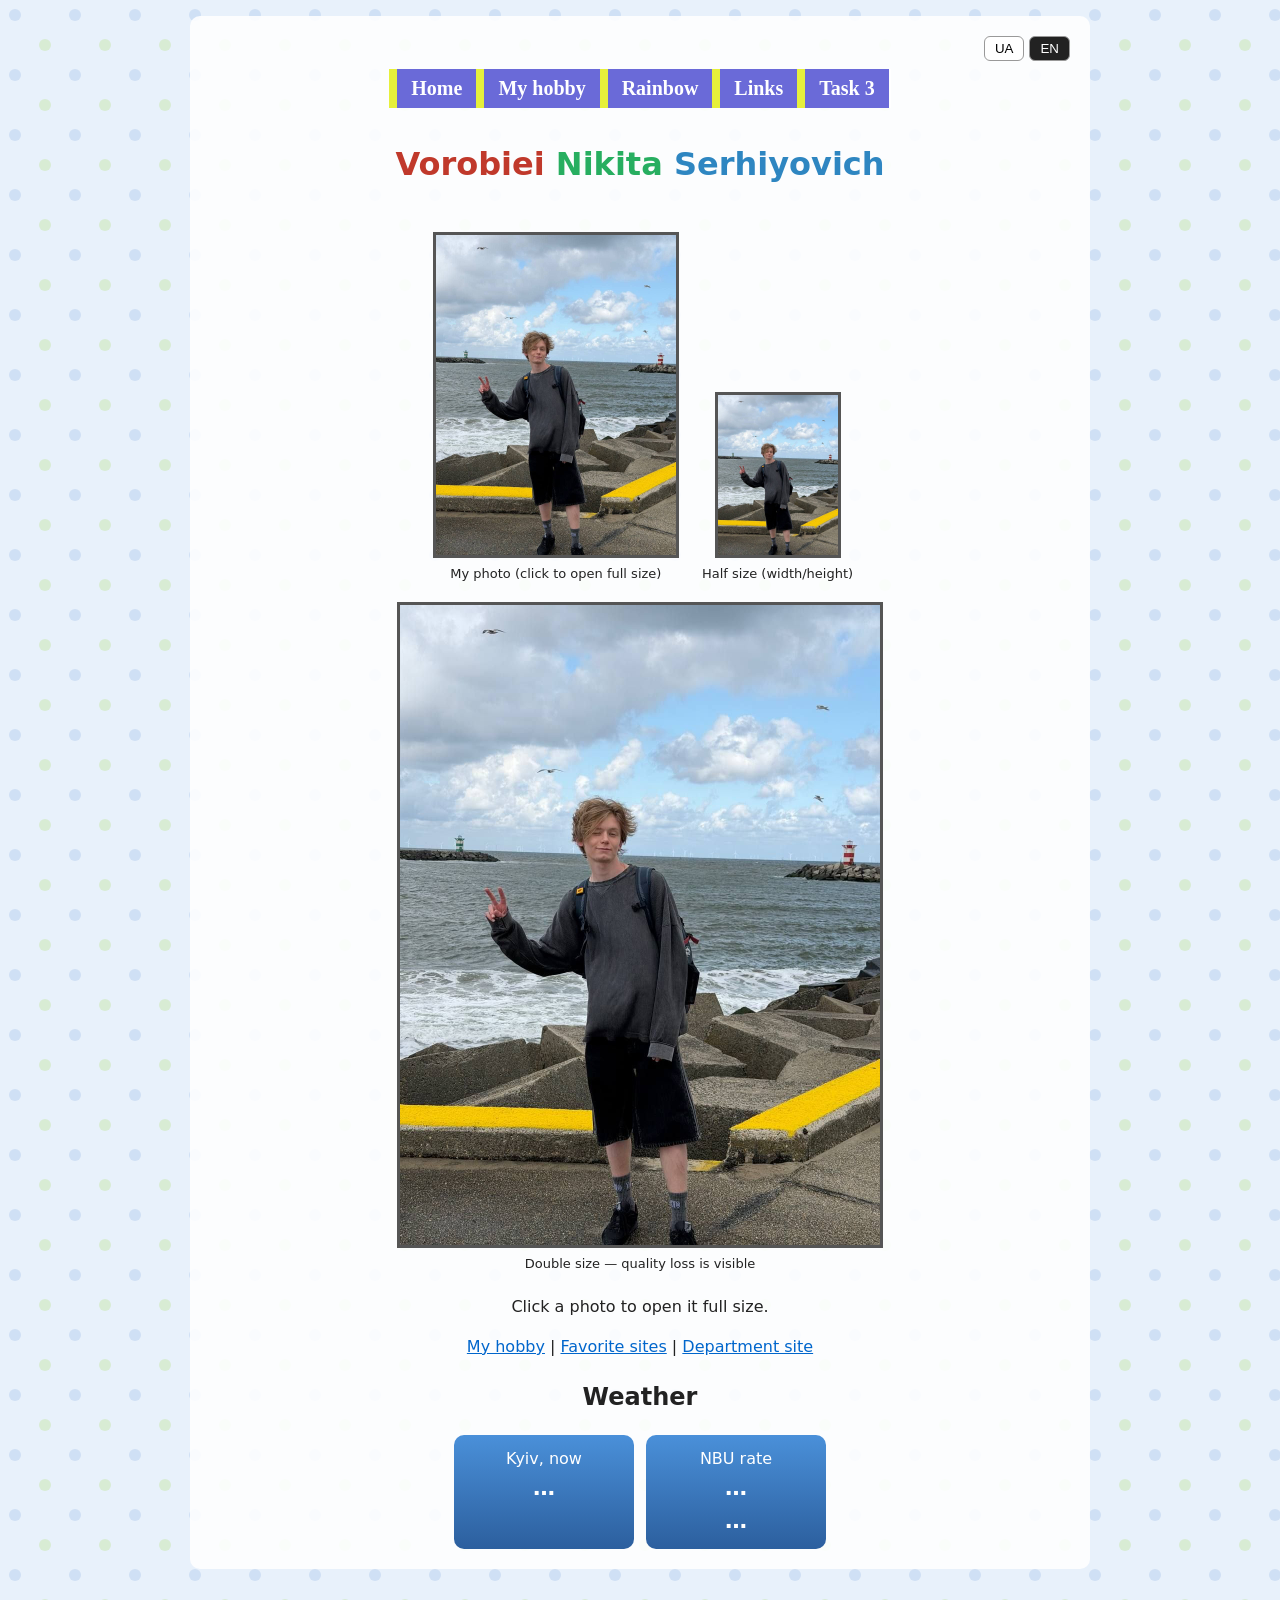
<file: index.html>
<!doctype html>
<html lang="uk">
<head>
<meta charset="utf-8">
<meta name="viewport" content="width=device-width, initial-scale=1">
<title>Моя перша сторінка</title>
<link rel="stylesheet" href="style.css">
<style>
  .fio { font-size: 32px; font-weight: bold; text-align: center; }
  .photo { text-align: center; }
  .informer { display: flex; justify-content: center; gap: 12px; flex-wrap: wrap; }
  .informer div { background: linear-gradient(#4a90d9, #2c5f9e); color: #fff; border-radius: 10px; padding: 12px 20px; text-align: center; min-width: 140px; }
  .informer b { font-size: 22px; }
  .photo figure { display: inline-block; vertical-align: bottom; margin: 6px; font-size: 13px; }
  .photo img { border: 3px solid #555; margin: 6px; vertical-align: bottom; max-width: 100%; height: auto; }
</style>
</head>
<body>
<main>
  <div class="lang"><button data-lang="uk">UA</button> <button data-lang="en">EN</button></div>

  <!-- Task 3.4: navigation menu as a table, :hover highlight in style.css -->
  <table class="menu">
    <tr>
      <td><a href="index.html"><span class="uk">Головна</span><span class="en">Home</span></a></td>
      <td><a href="hobby.html"><span class="uk">Моє хобі</span><span class="en">My hobby</span></a></td>
      <td><a href="rainbow.html"><span class="uk">Веселка</span><span class="en">Rainbow</span></a></td>
      <td><a href="links.html"><span class="uk">Посилання</span><span class="en">Links</span></a></td>
      <td><a href="task3.html"><span class="uk">Завдання 3</span><span class="en">Task 3</span></a></td>
    </tr>
  </table>

  <!-- Task 1: name in different colors -->
  <p class="fio">
    <span style="color: #c0392b;">Vorobiei</span>
    <span style="color: #27ae60;">Nikita</span>
    <span style="color: #2e86c1;">Serhiyovich</span>
  </p>

  <!-- Task 2: photo; normal 240x320, half 120x160, double 480x640; click opens full size -->
  <div class="photo">
    <figure>
      <a href="photo.jpg" target="_blank"><img src="photo.jpg" width="240" height="320" alt="Моє фото"></a>
      <figcaption><span class="uk">Моє фото (натисніть — відкриється в повному розмірі)</span><span class="en">My photo (click to open full size)</span></figcaption>
    </figure>
    <figure>
      <a href="photo.jpg" target="_blank"><img src="photo.jpg" width="120" height="160" alt="Моє фото, зменшене в 2 рази"></a>
      <figcaption><span class="uk">Зменшено в 2 рази (width/height)</span><span class="en">Half size (width/height)</span></figcaption>
    </figure>
    <figure>
      <a href="photo.jpg" target="_blank"><img src="photo.jpg" width="480" height="640" alt="Моє фото, збільшене в 2 рази"></a>
      <figcaption><span class="uk">Збільшено в 2 рази — видно втрату якості</span><span class="en">Double size — quality loss is visible</span></figcaption>
    </figure>
    <p><span class="uk">Натисніть на фото, щоб відкрити його в повному розмірі.</span><span class="en">Click a photo to open it full size.</span></p>
  </div>

  <!-- Task 2: links -->
  <p style="text-align: center;">
    <a href="hobby.html"><span class="uk">Моє хобі</span><span class="en">My hobby</span></a> |
    <a href="links.html"><span class="uk">Улюблені сайти</span><span class="en">Favorite sites</span></a> |
    <a href="https://ivt.kpi.ua/" target="_blank"><span class="uk">Сайт відділу</span><span class="en">Department site</span></a>
  </p>

  <!-- Task 2: web informer (weather) -->
  <h2><span class="uk">Погода</span><span class="en">Weather</span></h2>
  <!-- Informer: live weather (Open-Meteo) and exchange rates (National Bank of Ukraine) -->
  <div class="informer">
    <div><span class="uk">Київ, зараз</span><span class="en">Kyiv, now</span><br><b id="temp">…</b><br><small id="wind"></small></div>
    <div><span class="uk">Курс НБУ</span><span class="en">NBU rate</span><br><b id="usd">…</b><br><b id="eur">…</b></div>
  </div>
  <script>
    fetch("https://api.open-meteo.com/v1/forecast?latitude=50.45&longitude=30.52&current=temperature_2m,wind_speed_10m")
      .then(r => r.json()).then(d => {
        document.getElementById("temp").textContent = Math.round(d.current.temperature_2m) + " °C";
        document.getElementById("wind").textContent = "💨 " + Math.round(d.current.wind_speed_10m) + " km/h";
      });
    fetch("https://bank.gov.ua/NBUStatService/v1/statdirectory/exchange?json")
      .then(r => r.json()).then(list => {
        for (const c of list) {
          if (c.cc === "USD") document.getElementById("usd").textContent = "$ " + c.rate.toFixed(2) + " ₴";
          if (c.cc === "EUR") document.getElementById("eur").textContent = "€ " + c.rate.toFixed(2) + " ₴";
        }
      });
  </script>
</main>
<script src="lang.js"></script>
</body>
</html>
</file>
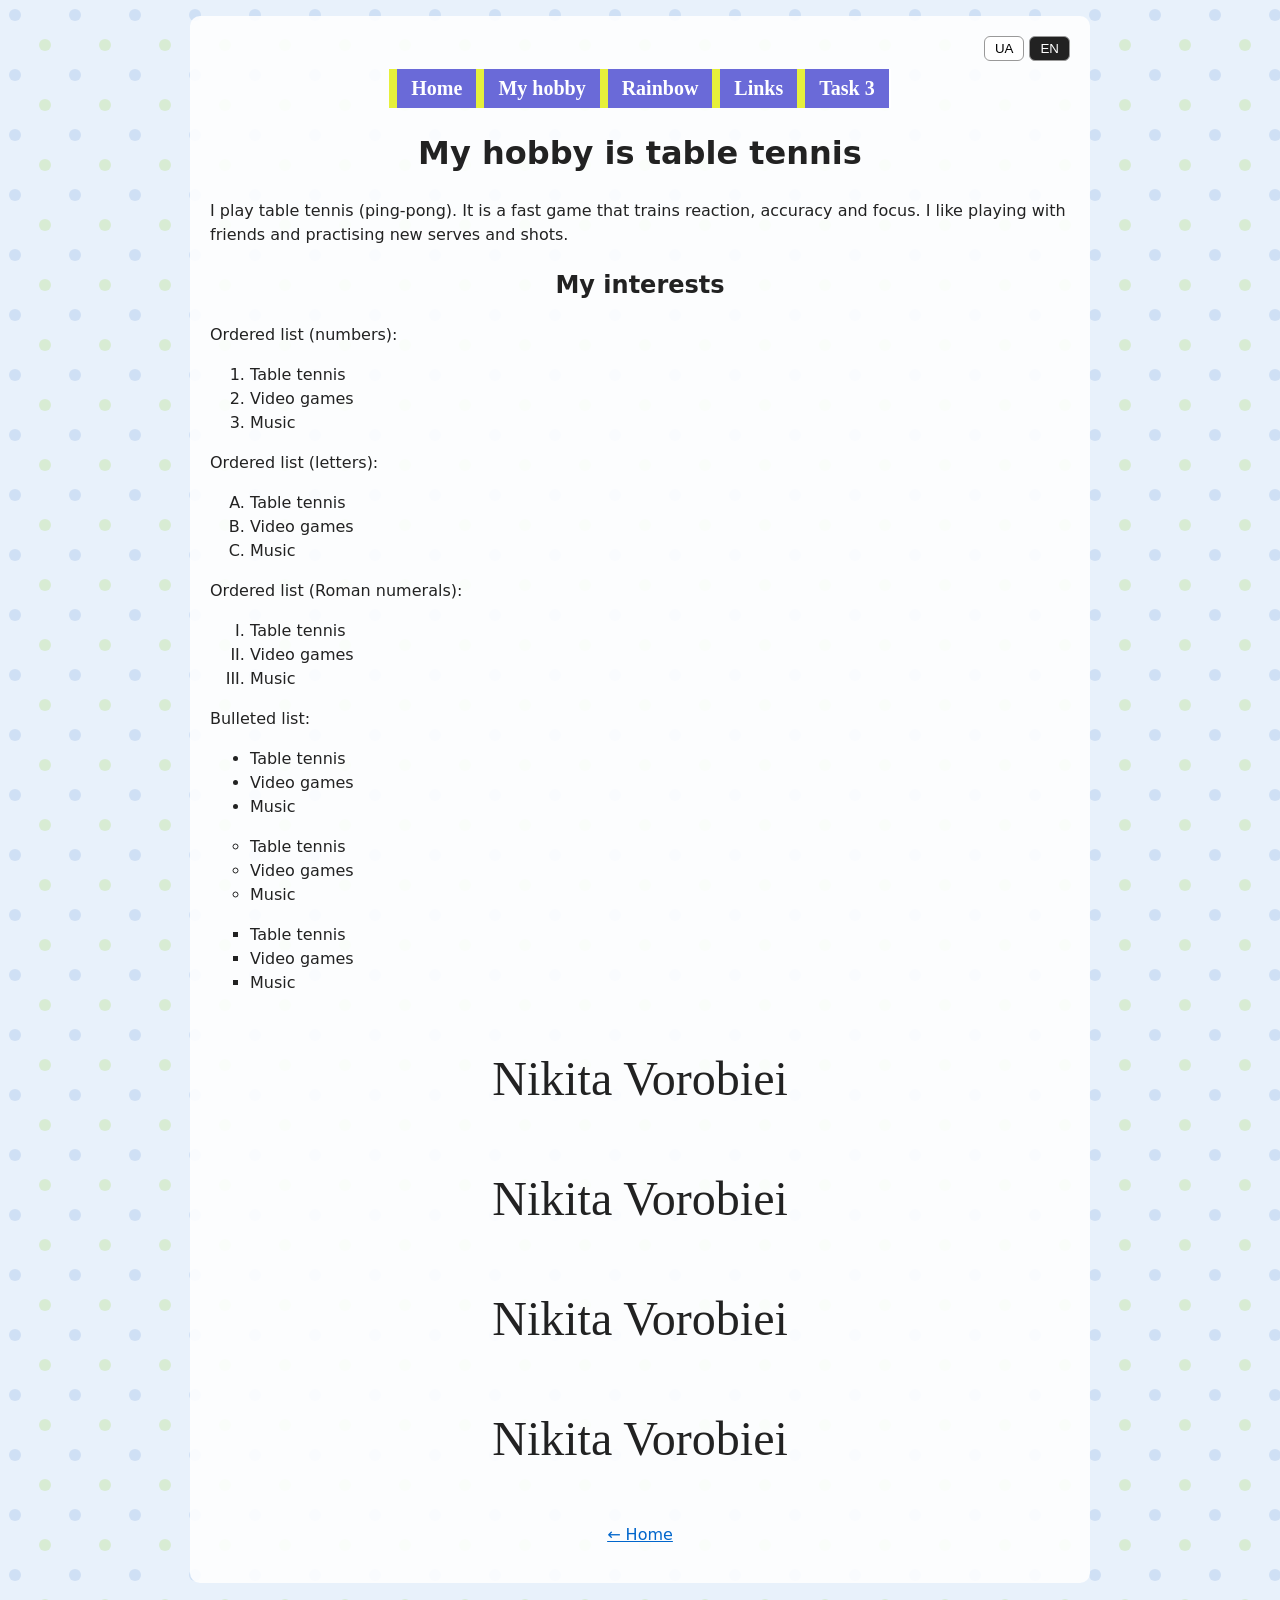
<file: hobby.html>
<!doctype html>
<html lang="uk">
<head>
<meta charset="utf-8">
<meta name="viewport" content="width=device-width, initial-scale=1">
<title>Hobby</title>
<link rel="stylesheet" href="style.css">
</head>
<body>
<main>
  <div class="lang"><button data-lang="uk">UA</button> <button data-lang="en">EN</button></div>

  <!-- Task 3.4: navigation menu as a table, :hover highlight in style.css -->
  <table class="menu">
    <tr>
      <td><a href="index.html"><span class="uk">Головна</span><span class="en">Home</span></a></td>
      <td><a href="hobby.html"><span class="uk">Моє хобі</span><span class="en">My hobby</span></a></td>
      <td><a href="rainbow.html"><span class="uk">Веселка</span><span class="en">Rainbow</span></a></td>
      <td><a href="links.html"><span class="uk">Посилання</span><span class="en">Links</span></a></td>
      <td><a href="task3.html"><span class="uk">Завдання 3</span><span class="en">Task 3</span></a></td>
    </tr>
  </table>

  <h1 align="center"><span class="uk">Моє хобі — настільний теніс</span><span class="en">My hobby is table tennis</span></h1>
  <p class="uk">Я граю в настільний теніс (пінг-понг). Це швидка гра, яка тренує реакцію, точність і витримку. Мені подобається грати з друзями й відпрацьовувати нові подачі та удари.</p>
  <p class="en">I play table tennis (ping-pong). It is a fast game that trains reaction, accuracy and focus. I like playing with friends and practising new serves and shots.</p>

  <h2><span class="uk">Мої інтереси</span><span class="en">My interests</span></h2>

  <p><span class="uk">Нумерований список (цифри):</span><span class="en">Ordered list (numbers):</span></p>
  <ol type="1">
    <li><span class="uk">Настільний теніс</span><span class="en">Table tennis</span></li>
    <li><span class="uk">Комп'ютерні ігри</span><span class="en">Video games</span></li>
    <li><span class="uk">Музика</span><span class="en">Music</span></li>
  </ol>

  <p><span class="uk">Нумерований список (літери):</span><span class="en">Ordered list (letters):</span></p>
  <ol type="A">
    <li><span class="uk">Настільний теніс</span><span class="en">Table tennis</span></li>
    <li><span class="uk">Комп'ютерні ігри</span><span class="en">Video games</span></li>
    <li><span class="uk">Музика</span><span class="en">Music</span></li>
  </ol>

  <p><span class="uk">Нумерований список (римські цифри):</span><span class="en">Ordered list (Roman numerals):</span></p>
  <ol type="I">
    <li><span class="uk">Настільний теніс</span><span class="en">Table tennis</span></li>
    <li><span class="uk">Комп'ютерні ігри</span><span class="en">Video games</span></li>
    <li><span class="uk">Музика</span><span class="en">Music</span></li>
  </ol>

  <p><span class="uk">Маркований список:</span><span class="en">Bulleted list:</span></p>
  <ul type="disc">
    <li><span class="uk">Настільний теніс</span><span class="en">Table tennis</span></li>
    <li><span class="uk">Комп'ютерні ігри</span><span class="en">Video games</span></li>
    <li><span class="uk">Музика</span><span class="en">Music</span></li>
  </ul>
  <ul type="circle">
    <li><span class="uk">Настільний теніс</span><span class="en">Table tennis</span></li>
    <li><span class="uk">Комп'ютерні ігри</span><span class="en">Video games</span></li>
    <li><span class="uk">Музика</span><span class="en">Music</span></li>
  </ul>
  <ul type="square">
    <li><span class="uk">Настільний теніс</span><span class="en">Table tennis</span></li>
    <li><span class="uk">Комп'ютерні ігри</span><span class="en">Video games</span></li>
    <li><span class="uk">Музика</span><span class="en">Music</span></li>
  </ul>

  <!-- Task 1: Wingdings and Webdings (work only where these fonts are installed, e.g. Windows) -->
  <p style="font-family: Wingdings; font-size: 48px; text-align: center;">Nikita Vorobiei</p>
  <p style="font-family: 'Wingdings 2'; font-size: 48px; text-align: center;">Nikita Vorobiei</p>
  <p style="font-family: 'Wingdings 3'; font-size: 48px; text-align: center;">Nikita Vorobiei</p>
  <p style="font-family: Webdings; font-size: 48px; text-align: center;">Nikita Vorobiei</p>

  <p style="text-align: center;"><a href="index.html"><span class="uk">← На головну</span><span class="en">← Home</span></a></p>
</main>
<script src="lang.js"></script>
</body>
</html>
</file>
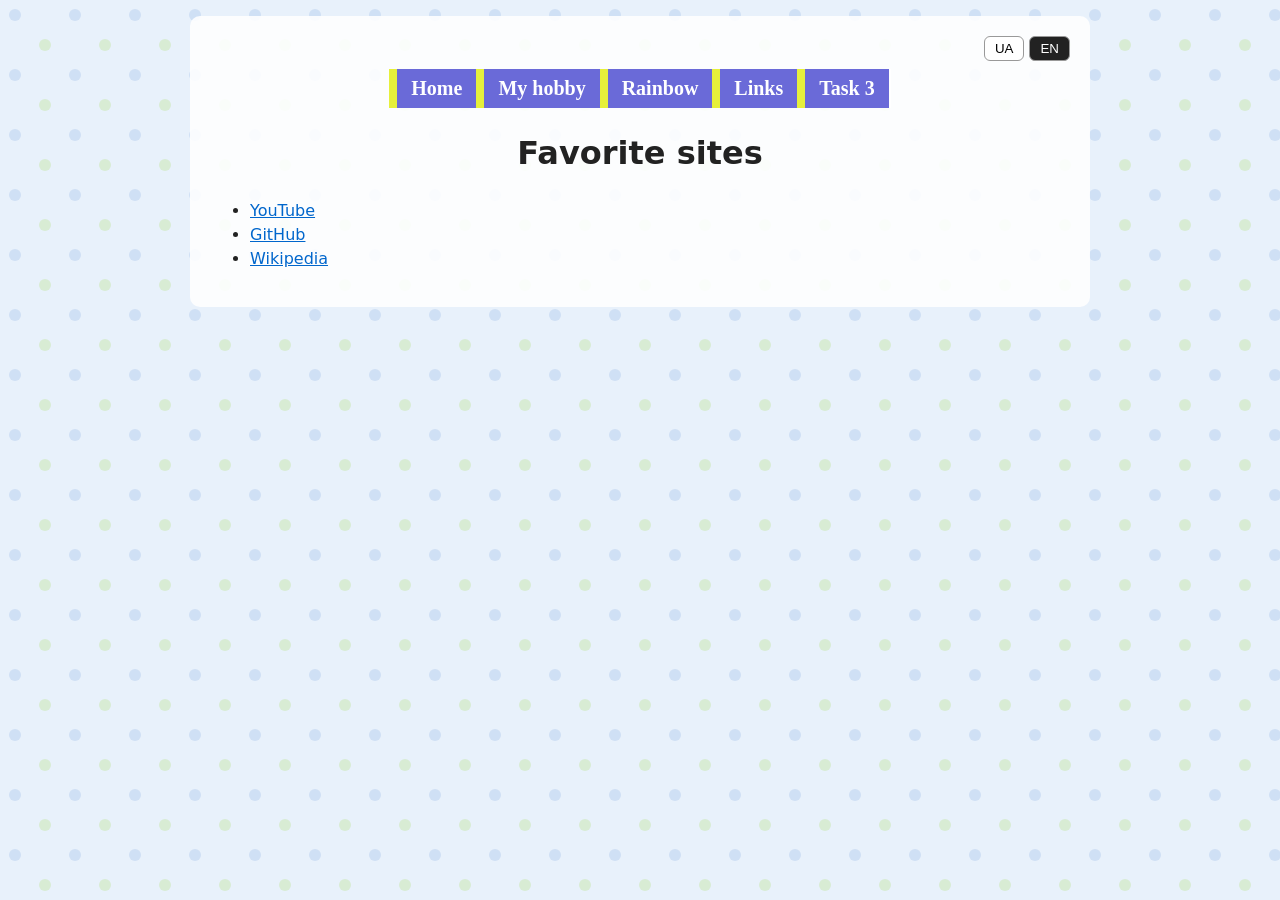
<file: links.html>
<!doctype html>
<html lang="uk">
<head>
<meta charset="utf-8">
<meta name="viewport" content="width=device-width, initial-scale=1">
<title>Links</title>
<link rel="stylesheet" href="style.css">
</head>
<body>
<main>
  <div class="lang"><button data-lang="uk">UA</button> <button data-lang="en">EN</button></div>

  <!-- Task 3.4: navigation menu as a table, :hover highlight in style.css -->
  <table class="menu">
    <tr>
      <td><a href="index.html"><span class="uk">Головна</span><span class="en">Home</span></a></td>
      <td><a href="hobby.html"><span class="uk">Моє хобі</span><span class="en">My hobby</span></a></td>
      <td><a href="rainbow.html"><span class="uk">Веселка</span><span class="en">Rainbow</span></a></td>
      <td><a href="links.html"><span class="uk">Посилання</span><span class="en">Links</span></a></td>
      <td><a href="task3.html"><span class="uk">Завдання 3</span><span class="en">Task 3</span></a></td>
    </tr>
  </table>

  <h1><span class="uk">Улюблені сайти</span><span class="en">Favorite sites</span></h1>
  <ul>
    <li><a href="https://www.youtube.com" target="_blank">YouTube</a></li>
    <li><a href="https://github.com" target="_blank">GitHub</a></li>
    <li><a href="https://uk.wikipedia.org" target="_blank"><span class="uk">Вікіпедія</span><span class="en">Wikipedia</span></a></li>
  </ul>
</main>
<script src="lang.js"></script>
</body>
</html>
</file>
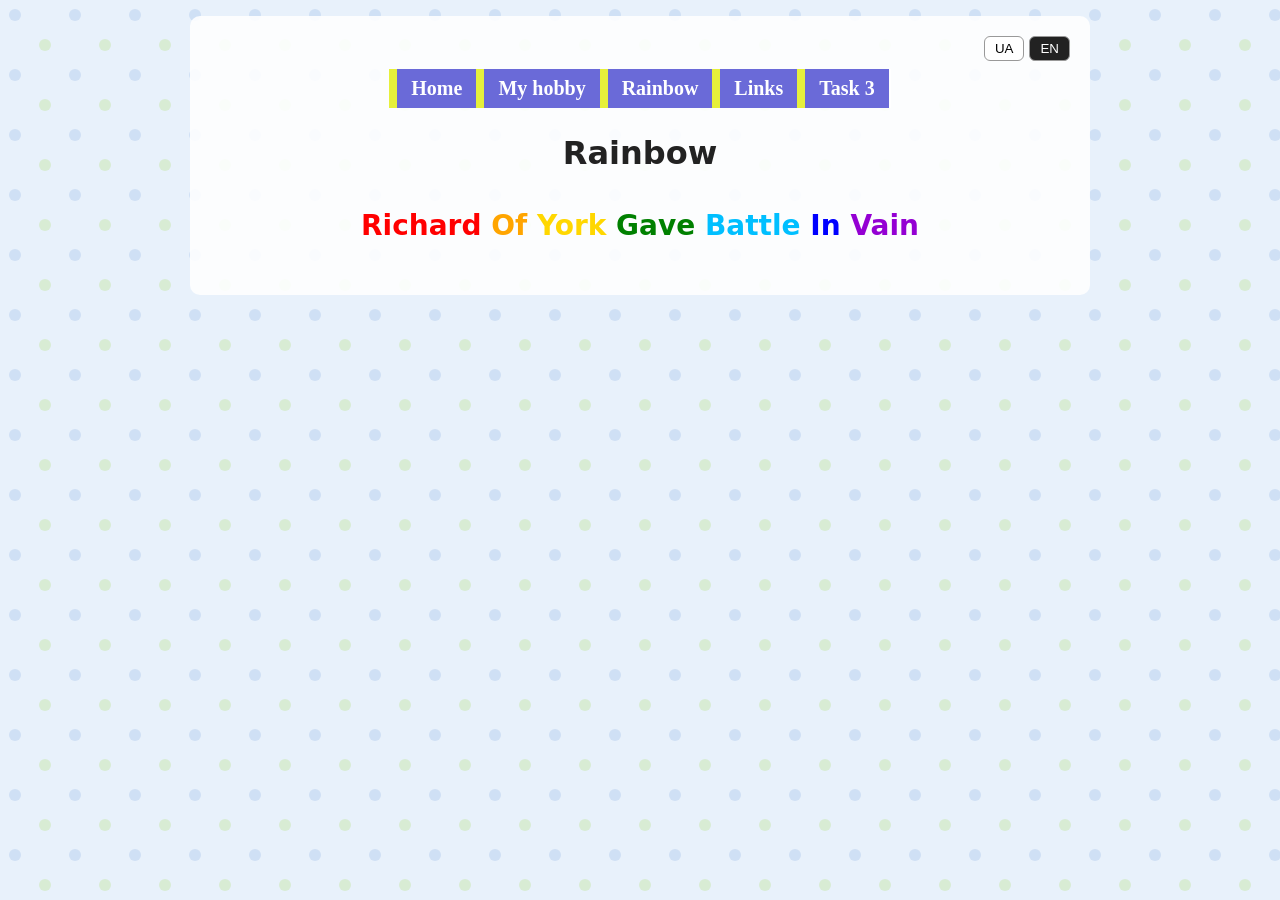
<file: rainbow.html>
<!doctype html>
<html lang="uk">
<head>
<meta charset="utf-8">
<meta name="viewport" content="width=device-width, initial-scale=1">
<title>Веселка</title>
<link rel="stylesheet" href="style.css">
</head>
<body>
<main>
  <div class="lang"><button data-lang="uk">UA</button> <button data-lang="en">EN</button></div>

  <!-- Task 3.4: navigation menu as a table, :hover highlight in style.css -->
  <table class="menu">
    <tr>
      <td><a href="index.html"><span class="uk">Головна</span><span class="en">Home</span></a></td>
      <td><a href="hobby.html"><span class="uk">Моє хобі</span><span class="en">My hobby</span></a></td>
      <td><a href="rainbow.html"><span class="uk">Веселка</span><span class="en">Rainbow</span></a></td>
      <td><a href="links.html"><span class="uk">Посилання</span><span class="en">Links</span></a></td>
      <td><a href="task3.html"><span class="uk">Завдання 3</span><span class="en">Task 3</span></a></td>
    </tr>
  </table>

  <h1><span class="uk">Веселка</span><span class="en">Rainbow</span></h1>

  <!-- Each word in its rainbow color -->
  <p style="text-align: center; font-size: 28px; font-weight: bold;">
    <span class="uk">
      <span style="color: red;">Кожен</span>
      <span style="color: orange;">Мисливець</span>
      <span style="color: gold;">Бажає</span>
      <span style="color: green;">Знати</span>
      <span style="color: deepskyblue;">Де</span>
      <span style="color: blue;">Сидить</span>
      <span style="color: darkviolet;">Фазан</span>
    </span>
    <span class="en">
      <span style="color: red;">Richard</span>
      <span style="color: orange;">Of</span>
      <span style="color: gold;">York</span>
      <span style="color: green;">Gave</span>
      <span style="color: deepskyblue;">Battle</span>
      <span style="color: blue;">In</span>
      <span style="color: darkviolet;">Vain</span>
    </span>
  </p>
</main>
<script src="lang.js"></script>
</body>
</html>
</file>
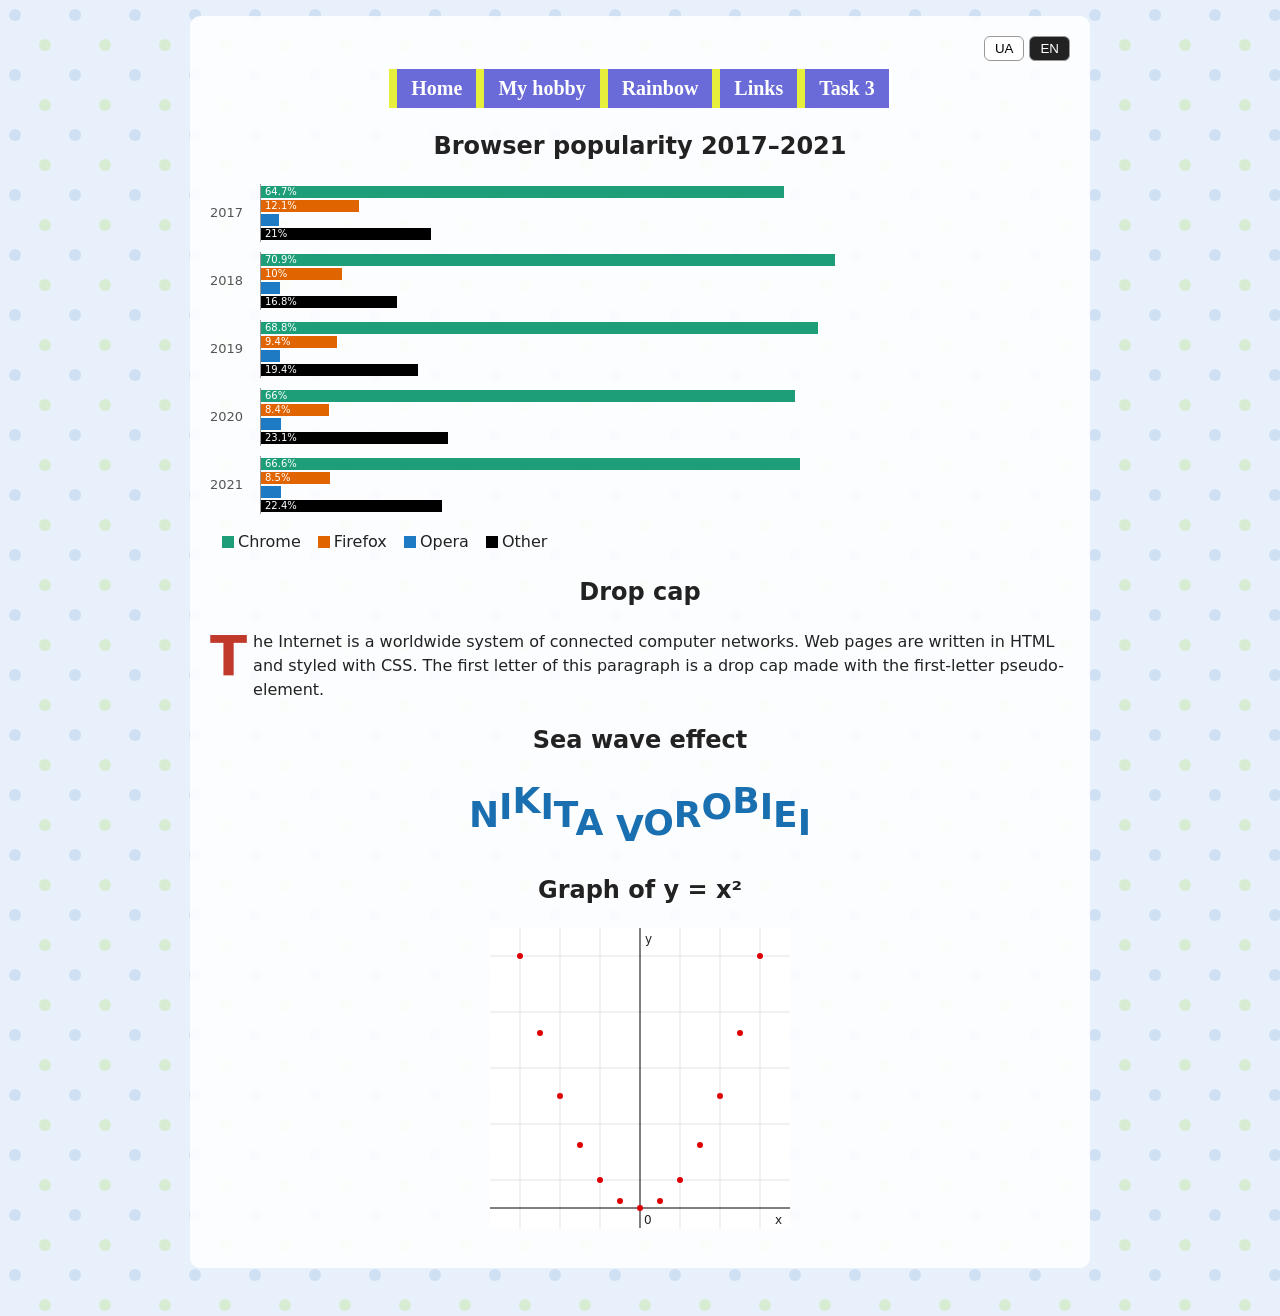
<file: task3.html>
<!doctype html>
<html lang="uk">
<head>
<meta charset="utf-8">
<meta name="viewport" content="width=device-width, initial-scale=1">
<title>Task 3</title>
<link rel="stylesheet" href="style.css">
<style>
  /* Histogram from DIVs */
  .year { display: flex; align-items: center; margin: 10px 0; }
  .year .name { width: 50px; font-size: 13px; color: #555; }
  .year .bars { flex: 1; border-left: 1px solid #999; }
  .bar { height: 12px; margin: 2px 0; font-size: 10px; line-height: 12px; color: #fff; padding-left: 4px; box-sizing: border-box; }
  .chrome { background: #1e9e78; } .firefox { background: #e06400; } .opera { background: #1f7ac4; } .other { background: #000; }
  .legend span { display: inline-block; width: 12px; height: 12px; margin: 0 4px 0 12px; vertical-align: middle; }

  /* Drop cap */
  p.dropcap::first-letter { float: left; font-size: 3.4em; line-height: 1; margin-right: 6px; color: #c0392b; font-weight: bold; }

  /* Sea wave: letters shifted with relative positioning */
  .wave { text-align: center; font-size: 36px; font-weight: bold; color: #1a6fb0; margin: 30px 0; }
  .wave span { position: relative; }

  /* Point graph y = x^2 */
  .graph { position: relative; width: 300px; height: 300px; margin: 20px auto; }
  .graph img { position: absolute; left: 0; top: 0; }
  .dot { position: absolute; width: 6px; height: 6px; border-radius: 50%; background: #d00; }
  .label { position: absolute; font-size: 12px; }
</style>
</head>
<body>
<main>
  <div class="lang"><button data-lang="uk">UA</button> <button data-lang="en">EN</button></div>

  <!-- Task 3.4: navigation menu as a table, :hover highlight in style.css -->
  <table class="menu">
    <tr>
      <td><a href="index.html"><span class="uk">Головна</span><span class="en">Home</span></a></td>
      <td><a href="hobby.html"><span class="uk">Моє хобі</span><span class="en">My hobby</span></a></td>
      <td><a href="rainbow.html"><span class="uk">Веселка</span><span class="en">Rainbow</span></a></td>
      <td><a href="links.html"><span class="uk">Посилання</span><span class="en">Links</span></a></td>
      <td><a href="task3.html"><span class="uk">Завдання 3</span><span class="en">Task 3</span></a></td>
    </tr>
  </table>

  <h2><span class="uk">Діаграма популярності браузерів 2017–2021</span><span class="en">Browser popularity 2017–2021</span></h2>
  <!-- Bar width = share in % -->
  <div class="year"><div class="name">2017</div><div class="bars">
    <div class="bar chrome" style="width: 64.7%;">64.7%</div>
    <div class="bar firefox" style="width: 12.1%;">12.1%</div>
    <div class="bar opera" style="width: 2.2%;"></div>
    <div class="bar other" style="width: 21%;">21%</div>
  </div></div>
  <div class="year"><div class="name">2018</div><div class="bars">
    <div class="bar chrome" style="width: 70.9%;">70.9%</div>
    <div class="bar firefox" style="width: 10%;">10%</div>
    <div class="bar opera" style="width: 2.3%;"></div>
    <div class="bar other" style="width: 16.8%;">16.8%</div>
  </div></div>
  <div class="year"><div class="name">2019</div><div class="bars">
    <div class="bar chrome" style="width: 68.8%;">68.8%</div>
    <div class="bar firefox" style="width: 9.4%;">9.4%</div>
    <div class="bar opera" style="width: 2.4%;"></div>
    <div class="bar other" style="width: 19.4%;">19.4%</div>
  </div></div>
  <div class="year"><div class="name">2020</div><div class="bars">
    <div class="bar chrome" style="width: 66%;">66%</div>
    <div class="bar firefox" style="width: 8.4%;">8.4%</div>
    <div class="bar opera" style="width: 2.5%;"></div>
    <div class="bar other" style="width: 23.1%;">23.1%</div>
  </div></div>
  <div class="year"><div class="name">2021</div><div class="bars">
    <div class="bar chrome" style="width: 66.6%;">66.6%</div>
    <div class="bar firefox" style="width: 8.5%;">8.5%</div>
    <div class="bar opera" style="width: 2.5%;"></div>
    <div class="bar other" style="width: 22.4%;">22.4%</div>
  </div></div>
  <p class="legend"><span class="chrome"></span>Chrome <span class="firefox"></span>Firefox <span class="opera"></span>Opera <span class="other"></span><b class="uk" style="font-weight: normal;">Інші</b><b class="en" style="font-weight: normal;">Other</b></p>

  <h2><span class="uk">Буквиця</span><span class="en">Drop cap</span></h2>
  <p class="dropcap uk">Всесвітня мережа Інтернет — це система об'єднаних комп'ютерних мереж. Веб-сторінки створюються мовою HTML, а їхній вигляд задається за допомогою CSS. Перша літера цього абзацу оформлена як буквиця через псевдоелемент first-letter.</p>
  <p class="dropcap en">The Internet is a worldwide system of connected computer networks. Web pages are written in HTML and styled with CSS. The first letter of this paragraph is a drop cap made with the first-letter pseudo-element.</p>

  <h2><span class="uk">Ефект морської хвилі</span><span class="en">Sea wave effect</span></h2>
  <div class="wave">
    <span style="top: 0px;">N</span><span style="top: -8px;">I</span><span style="top: -14px;">K</span><span style="top: -8px;">I</span><span style="top: 0px;">T</span><span style="top: 8px;">A</span>
    <span style="top: 14px;">V</span><span style="top: 8px;">O</span><span style="top: 0px;">R</span><span style="top: -8px;">O</span><span style="top: -14px;">B</span><span style="top: -8px;">I</span><span style="top: 0px;">E</span><span style="top: 8px;">I</span>
  </div>

  <h2><span class="uk">Графік функції y = x²</span><span class="en">Graph of y = x²</span></h2>
  <div class="graph">
    <!-- Image with the X and Y axes; points are placed over it -->
    <img src="axes.svg" width="300" height="300" alt="Axes">
    <div class="label" style="left: 285px; top: 283px;">x</div>
    <div class="label" style="left: 155px; top: 2px;">y</div>
    <div class="label" style="left: 154px; top: 283px;">0</div>
    <div class="dot" style="left: 27px;  top: 25px;"></div>
    <div class="dot" style="left: 47px;  top: 102px;"></div>
    <div class="dot" style="left: 67px;  top: 165px;"></div>
    <div class="dot" style="left: 87px;  top: 214px;"></div>
    <div class="dot" style="left: 107px; top: 249px;"></div>
    <div class="dot" style="left: 127px; top: 270px;"></div>
    <div class="dot" style="left: 147px; top: 277px;"></div>
    <div class="dot" style="left: 167px; top: 270px;"></div>
    <div class="dot" style="left: 187px; top: 249px;"></div>
    <div class="dot" style="left: 207px; top: 214px;"></div>
    <div class="dot" style="left: 227px; top: 165px;"></div>
    <div class="dot" style="left: 247px; top: 102px;"></div>
    <div class="dot" style="left: 267px; top: 25px;"></div>
  </div>
</main>
<script src="lang.js"></script>
</body>
</html>
</file>
<file: style.css>
html[lang="uk"] .en, html[lang="en"] .uk { display: none; }

body {
  margin: 0; padding: 16px 16px 48px;
  font-family: system-ui, sans-serif; line-height: 1.5;
  background: #fdf6e3 url("bg.svg"); color: #222; /* Task 2.6: graphic background */
}
main { max-width: 860px; margin: 0 auto; background: rgba(255,255,255,.88); padding: 20px; border-radius: 10px; }

.lang { text-align: right; margin-bottom: 8px; }
.lang button { background: #fff; border: 1px solid #999; border-radius: 6px; padding: 4px 10px; cursor: pointer; }
.lang button.on { background: #222; color: #fff; }

/* Horizontal table menu, item highlight on hover */
table.menu { border-collapse: collapse; margin: 0 auto 20px; }
table.menu td { padding: 0; background: #6a6ad8; border-left: 8px solid #e6f03c; border-right: 2px solid #fff; }
table.menu td:hover { background: #e05a5a; border-left-color: #111; }
table.menu a:hover { color: #fff; background: none; }
table.menu a { display: block; padding: 8px 14px; color: #fff; font: bold 20px Georgia, serif; text-decoration: none; white-space: nowrap; }
/* Narrow screens: menu items wrap to the next line instead of being cut off */
@media (max-width: 760px) {
  table.menu, table.menu tbody, table.menu tr { display: block; text-align: center; }
  table.menu td { display: inline-block; margin: 2px 0; }
  table.menu a { font-size: 15px; padding: 6px 10px; }
  main { padding: 12px; }
}

/* Task 3.3: link highlight on hover, whole site */
a { color: #06c; }
a:hover { color: #d00; background: #ffef9e; text-decoration: underline; }

h1, h2 { text-align: center; }
</file>
